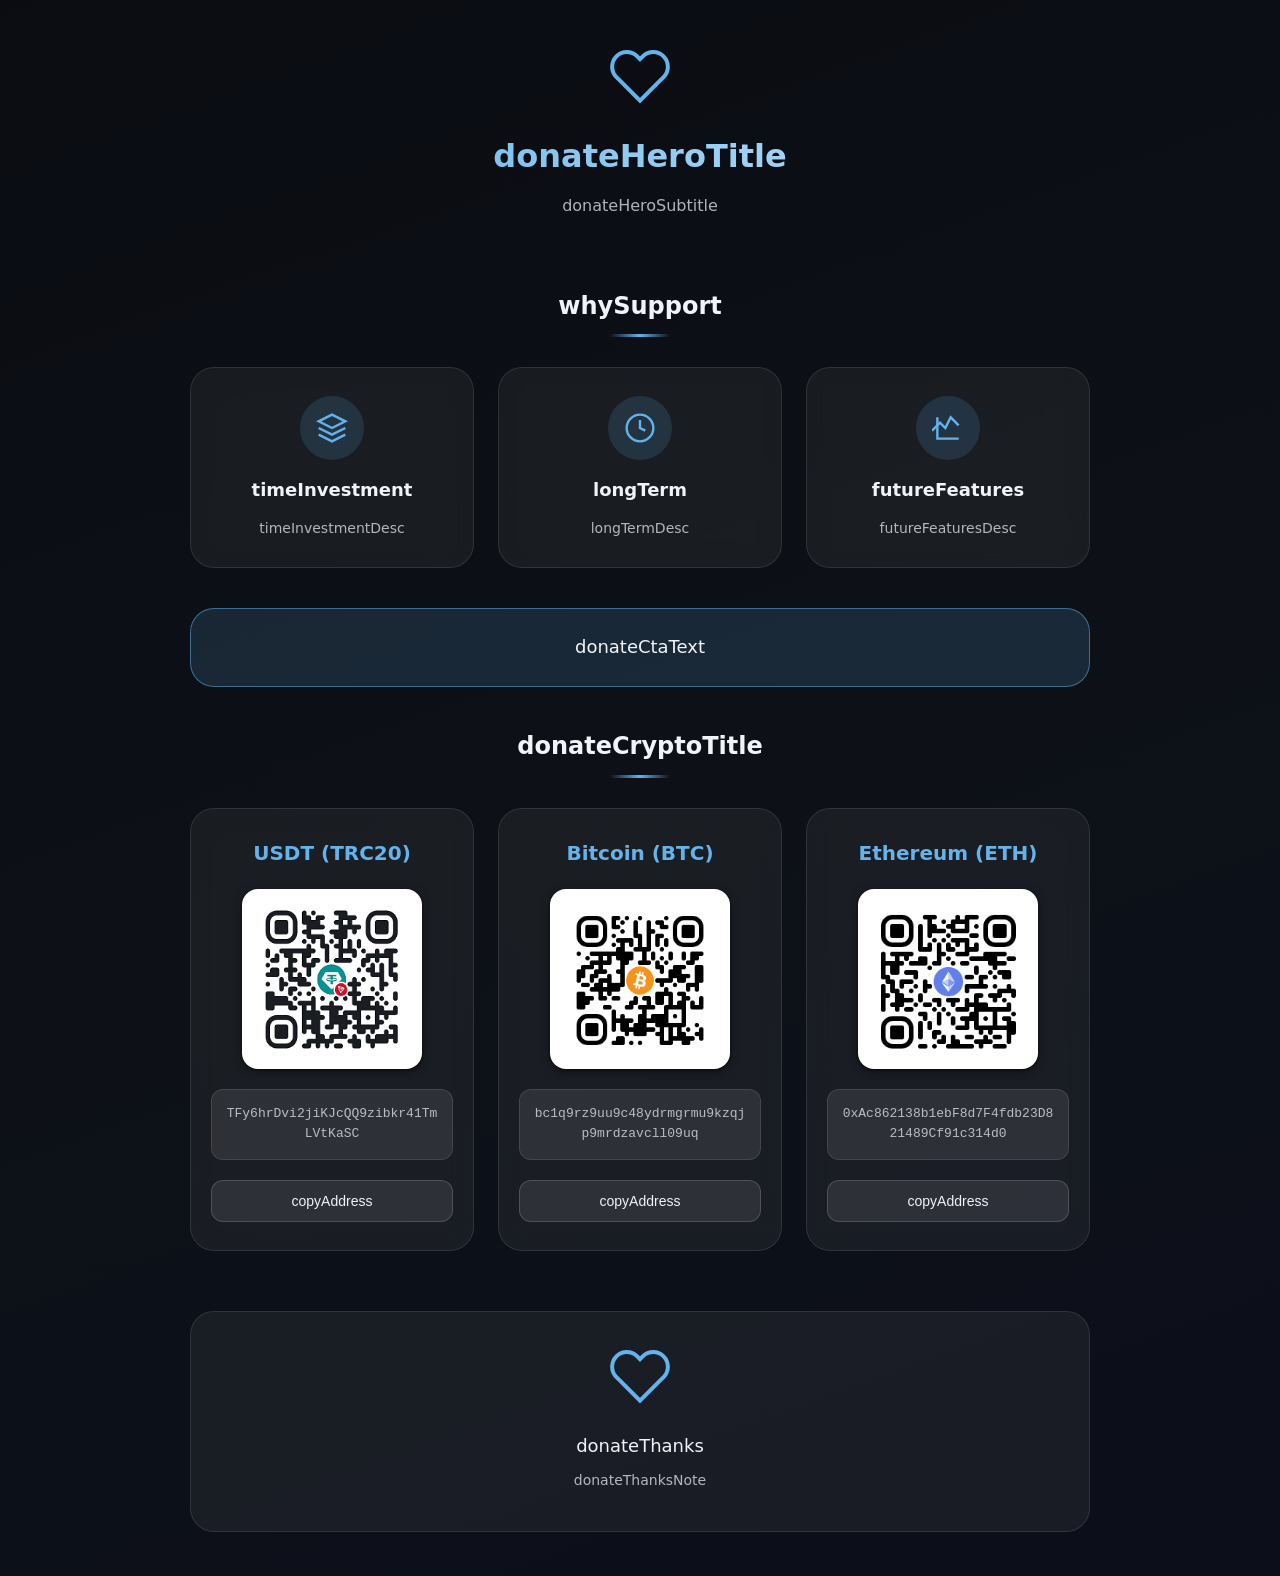
<file: src/donate.html>
<!DOCTYPE html>
<html lang="en">
<head>
    <meta charset="UTF-8">
    <meta name="viewport" content="width=device-width, initial-scale=1.0">
	<meta name="google" content="notranslate">
    <title data-i18n="supportPageTitle"></title>
    <script src="js/theme-init.js"></script>
    <link rel="stylesheet" href="css/donate.css">
</head>
<body>
    <div class="donate-wrapper">

        <div class="hero-section">
            <div class="hero-icon">
                <svg width="64" height="64" viewBox="0 0 24 24" fill="none" stroke="currentColor" stroke-width="1.5">
                    <path d="M20.84 4.61a5.5 5.5 0 0 0-7.78 0L12 5.67l-1.06-1.06a5.5 5.5 0 0 0-7.78 7.78l1.06 1.06L12 21.23l7.78-7.78 1.06-1.06a5.5 5.5 0 0 0 0-7.78z" />
                </svg>
            </div>
            <h1 class="hero-title" data-i18n="donateHeroTitle"></h1>
            <p class="hero-subtitle" data-i18n="donateHeroSubtitle"></p>
        </div>


        <div class="impact-section">
            <h2 class="section-title" data-i18n="whySupport"></h2>
            <div class="impact-grid">
                <div class="impact-item">
                    <span class="impact-icon">
                        <svg width="32" height="32" viewBox="0 0 24 24" fill="none" stroke="currentColor" stroke-width="1.8">
                            <path d="M12 2L2 7l10 5 10-5-10-5zM2 17l10 5 10-5M2 12l10 5 10-5" />
                        </svg>
                    </span>
                    <h3 data-i18n="timeInvestment"></h3>
                    <p data-i18n="timeInvestmentDesc"></p>
                </div>
                <div class="impact-item">
                    <span class="impact-icon">
                        <svg width="32" height="32" viewBox="0 0 24 24" fill="none" stroke="currentColor" stroke-width="1.8">
                            <circle cx="12" cy="12" r="10" />
                            <path d="M12 6v6l4 2" />
                        </svg>
                    </span>
                    <h3 data-i18n="longTerm"></h3>
                    <p data-i18n="longTermDesc"></p>
                </div>
                <div class="impact-item">
                    <span class="impact-icon">
                        <svg width="32" height="32" viewBox="0 0 24 24" fill="none" stroke="currentColor" stroke-width="1.8">
                            <path d="M4 4v16h16" />
                            <path d="M20 10l-6-6-4 8-4-4-6 6" />
                        </svg>
                    </span>
                    <h3 data-i18n="futureFeatures"></h3>
                    <p data-i18n="futureFeaturesDesc"></p>
                </div>
            </div>
        </div>


        <div class="cta-message">
            <p data-i18n="donateCtaText"></p>
        </div>

        <h2 class="section-title" data-i18n="donateCryptoTitle"></h2>
        

        <div class="donate-container">
		<div class="donate-card" data-address="TFy6hrDvi2jiKJcQQ9zibkr41TmLVtKaSC">
                <h3>
                    
                    <span>USDT (TRC20)</span>
                </h3>
                <img src="icons/gr-USDT-TRC20.png" alt="TRC20 QR" class="qr" loading="lazy">
                <div class="address">TFy6hrDvi2jiKJcQQ9zibkr41TmLVtKaSC</div>
                <button class="copy-btn" data-action="copy" data-i18n="copyAddress">
                    <svg width="16" height="16" viewBox="0 0 24 24" fill="none" stroke="currentColor" stroke-width="2">
                        <rect x="9" y="9" width="13" height="13" rx="2" ry="2"></rect>
                        <path d="M5 15H4a2 2 0 0 1-2-2V4a2 2 0 0 1 2-2h9a2 2 0 0 1 2 2v1"></path>
                    </svg>
                    <span data-i18n="copyAddress"></span>
                </button>
            </div>
			
            <div class="donate-card" data-address="bc1q9rz9uu9c48ydrmgrmu9kzqjp9mrdzavcll09uq">
                <h3>
                    
                    <span>Bitcoin (BTC)</span>
                </h3>
                <img src="icons/qr-btc.png" alt="BTC QR" class="qr" loading="lazy">
                <div class="address">bc1q9rz9uu9c48ydrmgrmu9kzqjp9mrdzavcll09uq</div>
                <button class="copy-btn" data-action="copy" data-i18n="copyAddress">
                    <svg width="16" height="16" viewBox="0 0 24 24" fill="none" stroke="currentColor" stroke-width="2">
                        <rect x="9" y="9" width="13" height="13" rx="2" ry="2"></rect>
                        <path d="M5 15H4a2 2 0 0 1-2-2V4a2 2 0 0 1 2-2h9a2 2 0 0 1 2 2v1"></path>
                    </svg>
                    <span data-i18n="copyAddress"></span>
                </button>
            </div>

            <div class="donate-card" data-address="0xAc862138b1ebF8d7F4fdb23D821489Cf91c314d0">
                <h3>
                    
                    <span>Ethereum (ETH)</span>
                </h3>
                <img src="icons/qr-eth.png" alt="ETH QR" class="qr" loading="lazy">
                <div class="address">0xAc862138b1ebF8d7F4fdb23D821489Cf91c314d0</div>
                <button class="copy-btn" data-action="copy" data-i18n="copyAddress">
                    <svg width="16" height="16" viewBox="0 0 24 24" fill="none" stroke="currentColor" stroke-width="2">
                        <rect x="9" y="9" width="13" height="13" rx="2" ry="2"></rect>
                        <path d="M5 15H4a2 2 0 0 1-2-2V4a2 2 0 0 1 2-2h9a2 2 0 0 1 2 2v1"></path>
                    </svg>
                    <span data-i18n="copyAddress"></span>
                </button>
            </div>
        </div>


        <div class="thanks-section">
            <svg width="64" height="64" viewBox="0 0 24 24" fill="none" stroke="currentColor" stroke-width="1.5">
                    <path d="M20.84 4.61a5.5 5.5 0 0 0-7.78 0L12 5.67l-1.06-1.06a5.5 5.5 0 0 0-7.78 7.78l1.06 1.06L12 21.23l7.78-7.78 1.06-1.06a5.5 5.5 0 0 0 0-7.78z"></path>
                </svg>
            <p data-i18n="donateThanks"></p>
            <p class="thanks-note" data-i18n="donateThanksNote"></p>
        </div>
    </div>

    <script src="js/modules/i18n.js"></script>
    <script src="js/modules/theme.js"></script>
    <script src="js/donate.js"></script>
</body>
</html>
</file>
<file: src/css/donate.css>
@import 'base.css';body{font-family:var(--font-main);min-height:620px;margin:0;padding:24px;background:var(--bg);color:var(--text-primary);box-sizing:border-box;line-height:1.6}

.donate-wrapper{max-width:900px;margin:0 auto}

.hero-section{text-align:center;margin-bottom:48px;padding:20px}

.hero-icon{color:var(--accent);margin-bottom:20px;animation:pulseScale 3s infinite}

@keyframes pulseScale{0%,100%{opacity:0.8;transform:scale(1)}50%{opacity:1;transform:scale(1.05)}}

.hero-title{font-size:32px;font-weight:700;margin:0 0 16px;background:linear-gradient(90deg,var(--accent),var(--accent-light));-webkit-background-clip:text;-webkit-text-fill-color:transparent;background-clip:text;line-height:1.3}

.hero-subtitle{font-size:16px;color:var(--text-secondary);max-width:600px;margin:0 auto}

.hero-subtitle strong{color:var(--accent);font-weight:600}

.section-title{font-size:24px;font-weight:600;text-align:center;margin:40px 0 24px;color:var(--text-primary);position:relative;padding-bottom:12px}

.section-title::after{content:'';position:absolute;bottom:0;left:50%;transform:translateX(-50%);width:60px;height:3px;background:linear-gradient(90deg,transparent,var(--accent),transparent);border-radius:3px}

.impact-grid{display:grid;grid-template-columns:repeat(auto-fit,minmax(250px,1fr));gap:24px;margin:30px 0}

.impact-item{background:var(--surface-1);backdrop-filter:blur(10px);border:1px solid var(--border-subtle);border-radius:var(--radius-lg);padding:28px 20px;text-align:center;transition:var(--transition)}

.impact-item:hover{transform:translateY(-4px);background:var(--surface-2);border-color:var(--border-accent);box-shadow:var(--shadow)}

.impact-icon{display:inline-flex;align-items:center;justify-content:center;width:64px;height:64px;background:var(--accent-dim);border-radius:50%;margin-bottom:16px;color:var(--accent)}

.impact-icon svg{width:32px;height:32px;stroke:currentColor}

.impact-item h3{font-size:18px;font-weight:600;margin:0 0 12px;color:var(--text-primary)}

.impact-item p{font-size:14px;color:var(--text-secondary);margin:0;line-height:1.6}

.cta-message{text-align:center;margin:40px 0;padding:24px;background:var(--accent-dim);border:1px solid var(--border-accent);border-radius:var(--radius-lg)}

.cta-message p{font-size:18px;color:var(--text-primary);margin:0}

.cta-message strong{color:var(--accent);font-weight:700}

.donate-container{display:grid;grid-template-columns:repeat(auto-fit,minmax(280px,1fr));gap:24px;margin:30px 0}

.donate-card{background:var(--surface-1);backdrop-filter:blur(12px);border:1px solid var(--border-subtle);border-radius:var(--radius-lg);padding:28px 20px;text-align:center;transition:var(--transition)}

.donate-card:hover{background:var(--surface-2);border-color:var(--border-accent);transform:translateY(-2px);box-shadow:var(--shadow)}

.donate-card h3{margin:0 0 20px;color:var(--accent);font-size:20px;font-weight:600;display:flex;align-items:center;justify-content:center}

.donate-card h3 svg{width:24px;height:24px;stroke:currentColor;margin-right:10px}

.qr{width:180px;height:180px;margin:0 auto 20px;background:white;padding:12px;border-radius:16px;box-shadow:var(--shadow-sm);display:block}

.address{margin:20px 0;padding:14px 12px;background:var(--surface-2);border:1px solid var(--border-subtle);border-radius:var(--radius-sm);word-break:break-all;font-family:var(--font-mono);font-size:13px;color:var(--text-secondary);cursor:pointer;transition:var(--transition)}

.address:hover{border-color:var(--accent);color:var(--accent);background:var(--accent-dim)}

.copy-btn{background:var(--surface-2);border:1px solid var(--border-muted);padding:12px 24px;border-radius:var(--radius-sm);color:var(--text-primary);cursor:pointer;font-size:14px;font-weight:500;transition:var(--transition);width:100%;display:flex;align-items:center;justify-content:center;gap:8px}

.copy-btn svg{width:16px;height:16px;stroke:currentColor}

.copy-btn:hover{background:var(--surface-3);border-color:var(--accent);color:var(--accent)}

.thanks-section{text-align:center;margin:60px 0 20px;padding:32px 24px;background:var(--surface-1);border:1px solid var(--border-subtle);border-radius:var(--radius-lg)}

.thanks-section svg{color:var(--accent);margin-bottom:16px;stroke-width:1.5}

.thanks-section p{font-size:18px;color:var(--text-primary);margin:0 0 8px;font-weight:500}

.thanks-note{font-size:14px !important;color:var(--text-secondary) !important;font-weight:400 !important}

.notification{position:fixed;top:24px;right:24px;background:var(--accent);color:var(--on-accent);padding:12px 24px;border-radius:var(--radius-sm);z-index:1000;font-weight:500;animation:fadeInOut 2s ease-in-out;backdrop-filter:blur(10px);box-shadow:var(--shadow)}
</file>
